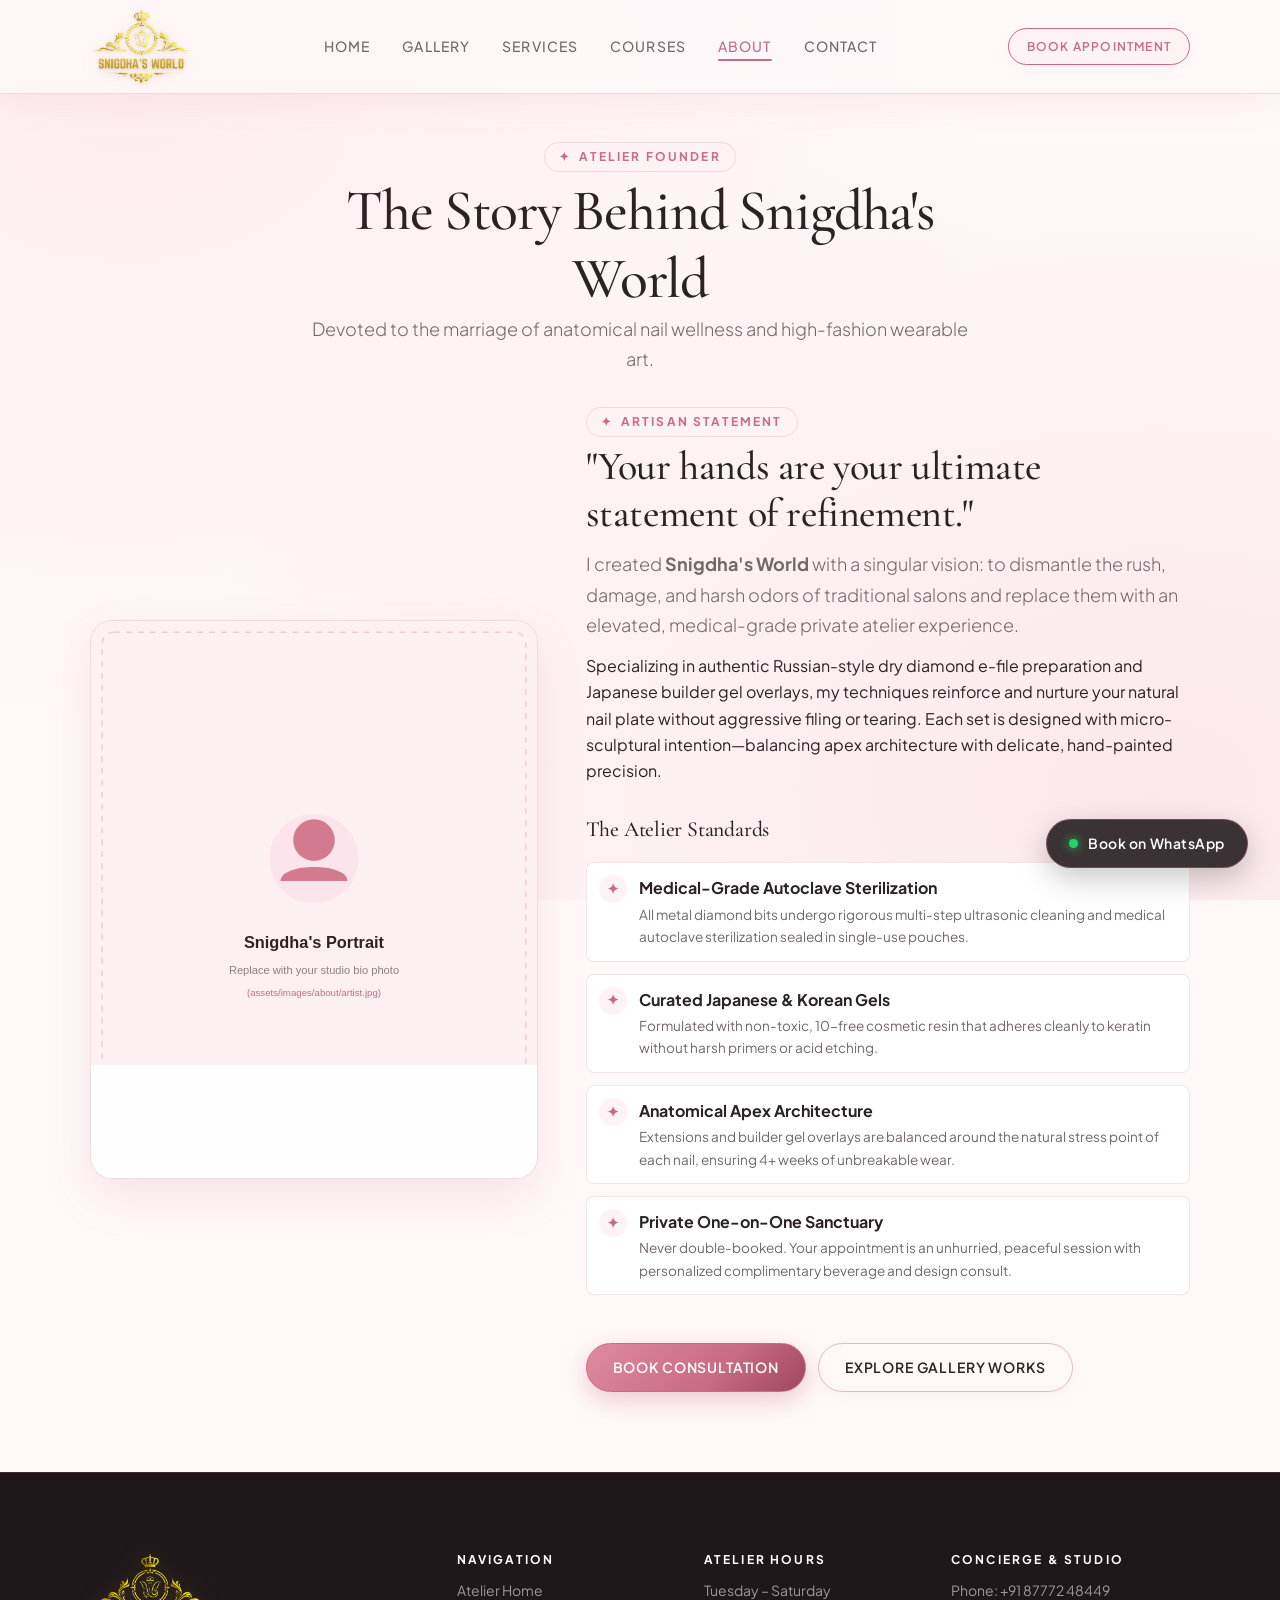
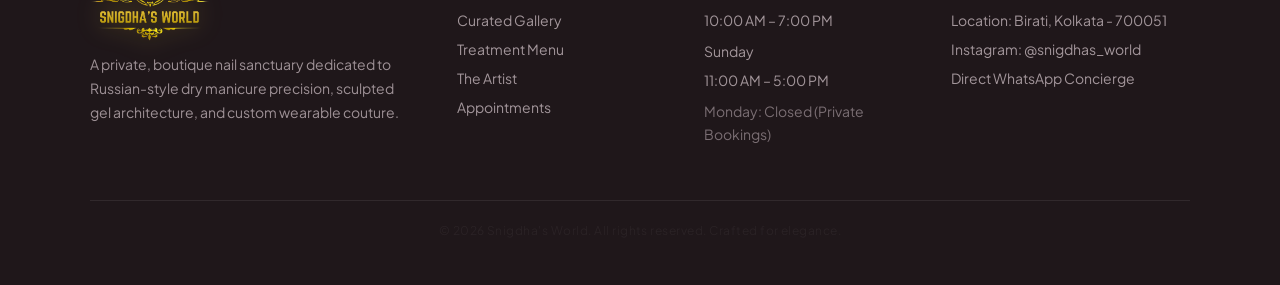
<file: nail-portfolio/about.html>
<!DOCTYPE html>
<html lang="en">
<head>
  <meta charset="UTF-8" />
  <meta name="viewport" content="width=device-width, initial-scale=1.0" />
  <meta name="description" content="Discover the story behind Snigdha's World - master nail artistry, Russian dry manicures, and bespoke wearable couture." />
  <title>About the Artist | Snigdha's World</title>
  <link rel="icon" type="image/png" href="assets/icons/logo.png" />
  <link rel="stylesheet" href="css/base.css" />
  <link rel="stylesheet" href="css/layout.css" />
  <link rel="stylesheet" href="css/components.css" />
</head>
<body>
  <!-- Glassmorphism Header & Navigation -->
  <header class="site-header">
    <div class="container nav-bar">
      <div class="brand">
        <a href="index.html" aria-label="Snigdha's World Home">
          <img src="assets/icons/logo.png" alt="Snigdha's World Logo" class="brand-logo-img" />
        </a>
      </div>
      <nav>
        <ul id="primary-nav" class="nav-menu">
          <li><a href="index.html">Home</a></li>
          <li><a href="gallery.html">Gallery</a></li>
          <li><a href="services.html">Services</a></li>
          <li><a href="index.html#courses">Courses</a></li>
          <li><a href="about.html">About</a></li>
          <li><a href="contact.html">Contact</a></li>
        </ul>
      </nav>
      <div class="nav-actions">
        <a href="contact.html" class="btn btn-nav-cta">Book Appointment</a>
        <button class="nav-toggle" aria-expanded="false" aria-controls="primary-nav" aria-label="Toggle navigation">
          Menu
        </button>
      </div>
    </div>
  </header>

  <!-- Main Content -->
  <main class="container">
    <div class="section-header text-center">
      <div class="eyebrow">Atelier Founder</div>
      <h1>The Story Behind Snigdha's World</h1>
      <p class="lead">Devoted to the marriage of anatomical nail wellness and high-fashion wearable art.</p>
    </div>

    <section class="about-grid">
      <!-- Portrait Photography Image Space -->
      <div class="about-photo-wrapper">
        <img
          src="assets/images/about/artist.svg"
          alt="Snigdha, Master Nail Artist and Founder of Snigdha's World"
          loading="lazy"
        />
        <div style="position: absolute; bottom: 16px; left: 16px; right: 16px; background: rgba(255, 255, 255, 0.92); backdrop-filter: blur(12px); border: 1px solid var(--color-border); padding: 14px 20px; border-radius: var(--radius-sm); color: var(--color-text); display: flex; justify-content: space-between; align-items: center; box-shadow: var(--shadow-sm);">
          <div>
            <div style="font-family: var(--font-serif); font-size: 1.15rem; color: var(--color-text);">Snigdha</div>
            <div style="font-size: 0.72rem; letter-spacing: 0.16em; text-transform: uppercase; color: var(--color-rose);">Founder of Snigdha's World</div>
          </div>
          <span style="font-size: 0.82rem; font-weight: 700; color: var(--color-rose);">5+ Yrs Mastery</span>
        </div>
      </div>

      <!-- Bio & Highlights -->
      <div>
        <div class="eyebrow">Artisan Statement</div>
        <h2>"Your hands are your ultimate statement of refinement."</h2>
        <p class="lead" style="margin-top: var(--space-sm);">
          I created <strong>Snigdha's World</strong> with a singular vision: to dismantle the rush, damage, and harsh odors of traditional salons and replace them with an elevated, medical-grade private atelier experience.
        </p>
        <p>
          Specializing in authentic Russian-style dry diamond e-file preparation and Japanese builder gel overlays, my techniques reinforce and nurture your natural nail plate without aggressive filing or tearing. Each set is designed with micro-sculptural intention—balancing apex architecture with delicate, hand-painted precision.
        </p>

        <h3 style="margin-top: var(--space-lg); font-size: 1.35rem;">The Atelier Standards</h3>
        <div class="highlight-list">
          <div class="highlight-item">
            <div class="highlight-icon">✦</div>
            <div>
              <strong>Medical-Grade Autoclave Sterilization</strong>
              <p style="margin: 2px 0 0; font-size: 0.85rem; color: var(--color-text-muted);">All metal diamond bits undergo rigorous multi-step ultrasonic cleaning and medical autoclave sterilization sealed in single-use pouches.</p>
            </div>
          </div>
          <div class="highlight-item">
            <div class="highlight-icon">✦</div>
            <div>
              <strong>Curated Japanese &amp; Korean Gels</strong>
              <p style="margin: 2px 0 0; font-size: 0.85rem; color: var(--color-text-muted);">Formulated with non-toxic, 10-free cosmetic resin that adheres cleanly to keratin without harsh primers or acid etching.</p>
            </div>
          </div>
          <div class="highlight-item">
            <div class="highlight-icon">✦</div>
            <div>
              <strong>Anatomical Apex Architecture</strong>
              <p style="margin: 2px 0 0; font-size: 0.85rem; color: var(--color-text-muted);">Extensions and builder gel overlays are balanced around the natural stress point of each nail, ensuring 4+ weeks of unbreakable wear.</p>
            </div>
          </div>
          <div class="highlight-item">
            <div class="highlight-icon">✦</div>
            <div>
              <strong>Private One-on-One Sanctuary</strong>
              <p style="margin: 2px 0 0; font-size: 0.85rem; color: var(--color-text-muted);">Never double-booked. Your appointment is an unhurried, peaceful session with personalized complimentary beverage and design consult.</p>
            </div>
          </div>
        </div>

        <div style="margin-top: var(--space-xl); display: flex; gap: var(--space-sm); flex-wrap: wrap;">
          <a href="contact.html" class="btn btn-primary">Book Consultation</a>
          <a href="gallery.html" class="btn btn-outline">Explore Gallery Works</a>
        </div>
      </div>
    </section>
  </main>

  <!-- Floating Luxury WhatsApp Concierge -->
  <a href="https://wa.me/918777248449" class="whatsapp-sticky-btn" target="_blank" rel="noopener noreferrer" aria-label="Book on WhatsApp">
    Book on WhatsApp
  </a>

  <!-- Shared Luxury Footer -->
  <footer class="site-footer">
    <div class="container">
      <div class="footer-grid">
        <div class="footer-brand">
          <a href="index.html" aria-label="Snigdha's World Home">
            <img src="assets/icons/logo.png" alt="Snigdha's World Logo" class="footer-logo-img" />
          </a>
          <p>A private, boutique nail sanctuary dedicated to Russian-style dry manicure precision, sculpted gel architecture, and custom wearable couture.</p>
        </div>
        <div class="footer-col">
          <h4>Navigation</h4>
          <ul>
            <li><a href="index.html">Atelier Home</a></li>
            <li><a href="gallery.html">Curated Gallery</a></li>
            <li><a href="services.html">Treatment Menu</a></li>
            <li><a href="about.html">The Artist</a></li>
            <li><a href="contact.html">Appointments</a></li>
          </ul>
        </div>
        <div class="footer-col">
          <h4>Atelier Hours</h4>
          <ul>
            <li>Tuesday – Saturday</li>
            <li>10:00 AM – 7:00 PM</li>
            <li style="margin-top: 8px;">Sunday</li>
            <li>11:00 AM – 5:00 PM</li>
            <li style="margin-top: 8px; color: #7A6E73;">Monday: Closed (Private Bookings)</li>
          </ul>
        </div>
        <div class="footer-col">
          <h4>Concierge &amp; Studio</h4>
          <ul>
            <li>Phone: +91 87772 48449</li>
            <li>Location: Birati, Kolkata - 700051</li>
            <li><a href="https://instagram.com/yourhandle" target="_blank" rel="noopener noreferrer">Instagram: @snigdhas_world</a></li>
            <li><a href="https://wa.me/918777248449" target="_blank" rel="noopener noreferrer">Direct WhatsApp Concierge</a></li>
          </ul>
        </div>
      </div>
      <div class="footer-bottom">
        <p>&copy; 2026 Snigdha's World. All rights reserved. Crafted for elegance.</p>
      </div>
    </div>
  </footer>

  <script src="js/main.js"></script>
</body>
</html>
</file>
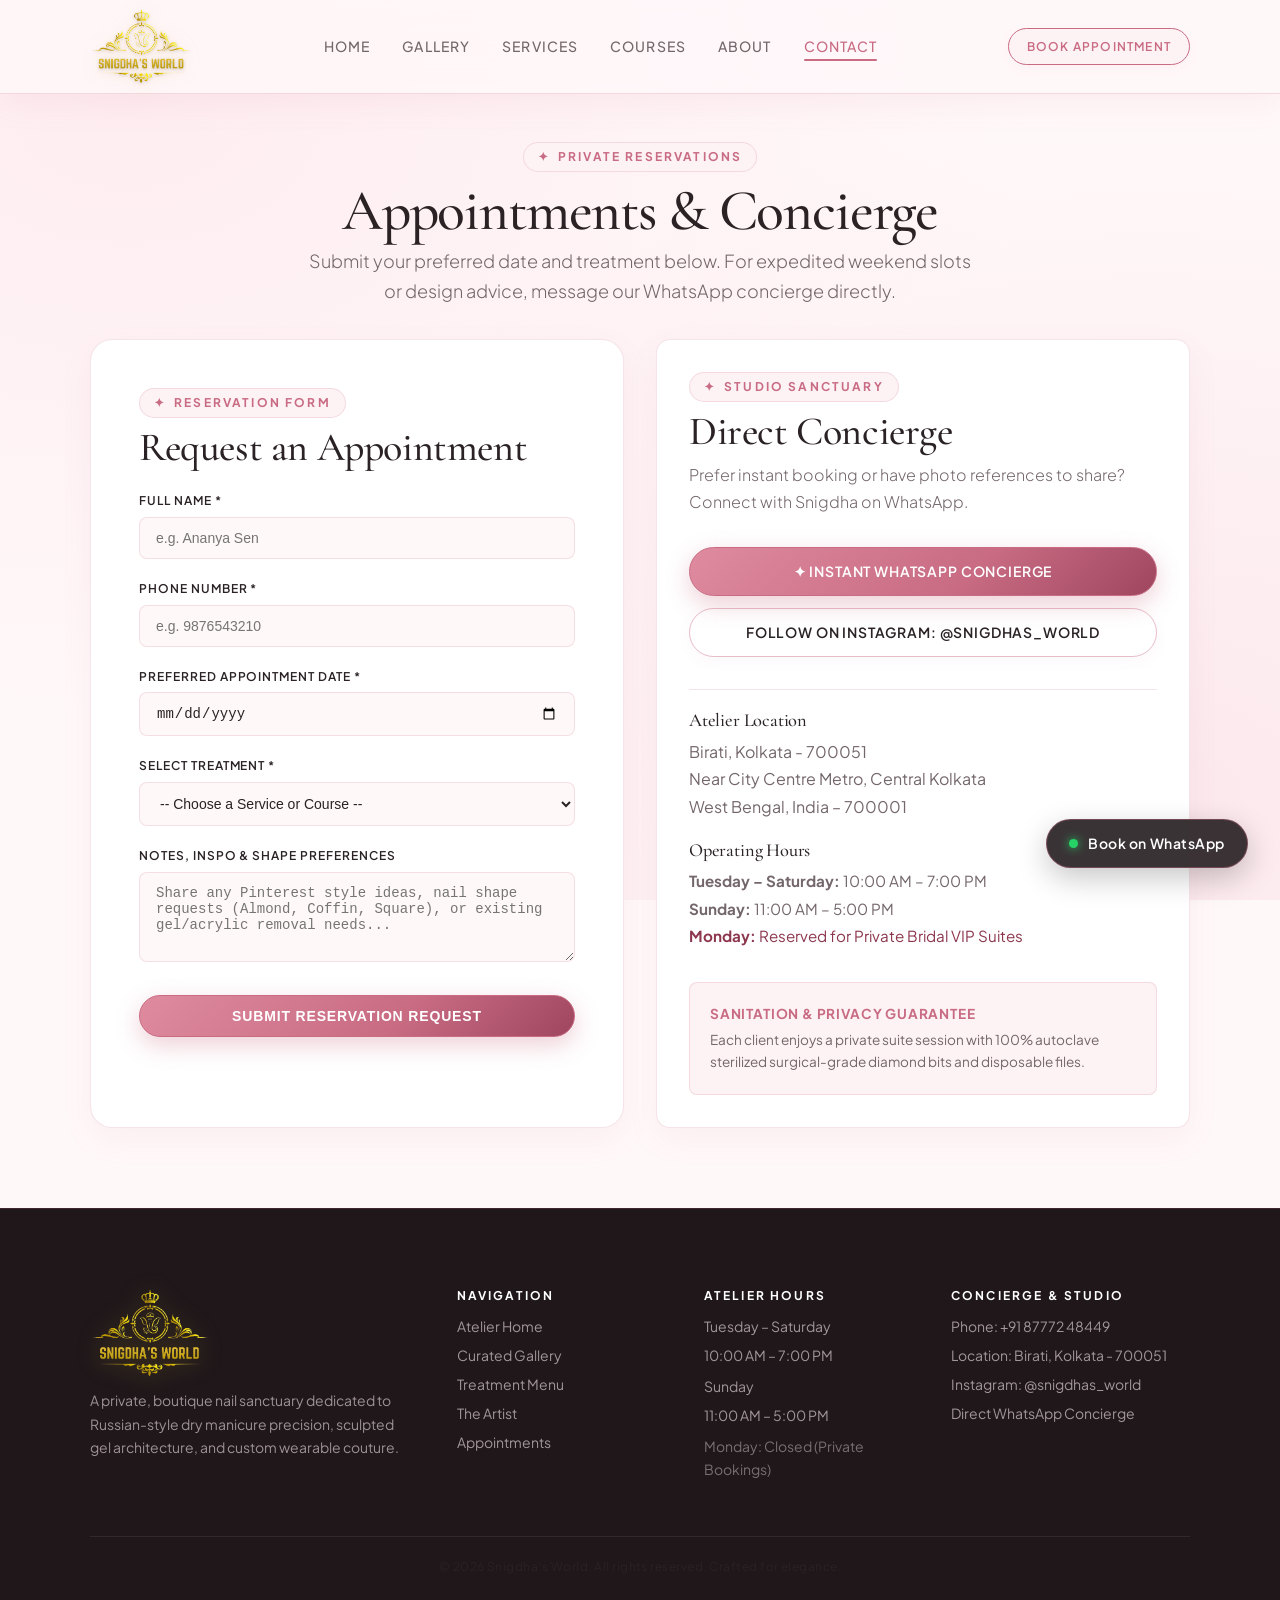
<file: nail-portfolio/contact.html>
<!DOCTYPE html>
<html lang="en">
<head>
  <meta charset="UTF-8" />
  <meta name="viewport" content="width=device-width, initial-scale=1.0" />
  <meta name="description" content="Reserve your nail appointment or consult on bespoke custom nail art at Snigdha's World." />
  <title>Reservations &amp; Concierge | Snigdha's World</title>
  <link rel="icon" type="image/png" href="assets/icons/logo.png" />
  <link rel="stylesheet" href="css/base.css" />
  <link rel="stylesheet" href="css/layout.css" />
  <link rel="stylesheet" href="css/components.css" />
</head>
<body>
  <!-- Glassmorphism Header & Navigation -->
  <header class="site-header">
    <div class="container nav-bar">
      <div class="brand">
        <a href="index.html" aria-label="Snigdha's World Home">
          <img src="assets/icons/logo.png" alt="Snigdha's World Logo" class="brand-logo-img" />
        </a>
      </div>
      <nav>
        <ul id="primary-nav" class="nav-menu">
          <li><a href="index.html">Home</a></li>
          <li><a href="gallery.html">Gallery</a></li>
          <li><a href="services.html">Services</a></li>
          <li><a href="index.html#courses">Courses</a></li>
          <li><a href="about.html">About</a></li>
          <li><a href="contact.html">Contact</a></li>
        </ul>
      </nav>
      <div class="nav-actions">
        <a href="contact.html" class="btn btn-nav-cta">Book Appointment</a>
        <button class="nav-toggle" aria-expanded="false" aria-controls="primary-nav" aria-label="Toggle navigation">
          Menu
        </button>
      </div>
    </div>
  </header>

  <!-- Main Content -->
  <main class="container">
    <div class="section-header text-center">
      <div class="eyebrow">Private Reservations</div>
      <h1>Appointments &amp; Concierge</h1>
      <p class="lead">Submit your preferred date and treatment below. For expedited weekend slots or design advice, message our WhatsApp concierge directly.</p>
    </div>

    <div class="grid grid-cols-2">
      <!-- Luxury Booking Form -->
      <section class="form-card" aria-labelledby="form-heading">
        <div class="eyebrow">Reservation Form</div>
        <h2 id="form-heading" style="margin-bottom: var(--space-md);">Request an Appointment</h2>

        <div id="form-success-banner" class="form-message-banner" role="status" aria-live="polite"></div>

        <form id="booking-form" novalidate>
          <!-- Name -->
          <div class="form-group">
            <label for="name" class="form-label">Full Name *</label>
            <input
              type="text"
              id="name"
              name="name"
              class="form-control"
              placeholder="e.g. Ananya Sen"
              required
            />
            <div class="form-error">Please enter your full name.</div>
          </div>

          <!-- Phone -->
          <div class="form-group">
            <label for="phone" class="form-label">Phone Number *</label>
            <input
              type="tel"
              id="phone"
              name="phone"
              class="form-control"
              placeholder="e.g. 9876543210"
              required
            />
            <div class="form-error">Please enter a valid 10-digit contact number.</div>
          </div>

          <!-- Preferred Date -->
          <div class="form-group">
            <label for="date" class="form-label">Preferred Appointment Date *</label>
            <input
              type="date"
              id="date"
              name="date"
              class="form-control"
              required
            />
            <div class="form-error">Please choose a future reservation date.</div>
          </div>

          <!-- Service Dropdown -->
          <div class="form-group">
            <label for="service" class="form-label">Select Treatment *</label>
            <select id="service" name="service" class="form-control" required>
              <option value="">-- Choose a Service or Course --</option>
              <option value="nail-course">💥 12 Days Nail Extension Course (₹2,499) - Birati 💥</option>
              <option value="gel-manicure">Structured Gel Manicure (₹1,200)</option>
              <option value="acrylic-full-set">Sculpted Acrylic Full Set (₹2,500)</option>
              <option value="nail-art">Bespoke Nail Art (per nail) (₹150 - ₹350)</option>
              <option value="removal">Gentle Soak-Off Removal (₹400)</option>
              <option value="pedicure">Therapeutic Spa Pedicure (₹1,500)</option>
              <option value="custom">Bridal Suite / Bespoke Custom Set</option>
            </select>
            <div class="form-error">Please select a service from our menu.</div>
          </div>

          <!-- Message -->
          <div class="form-group">
            <label for="message" class="form-label">Notes, Inspo &amp; Shape Preferences</label>
            <textarea
              id="message"
              name="message"
              rows="4"
              class="form-control"
              placeholder="Share any Pinterest style ideas, nail shape requests (Almond, Coffin, Square), or existing gel/acrylic removal needs..."
            ></textarea>
          </div>

          <button type="submit" class="btn btn-primary" style="width: 100%; margin-top: var(--space-xs);">Submit Reservation Request</button>
        </form>
      </section>

      <!-- Atelier Studio Information -->
      <section class="card" aria-labelledby="info-heading" style="justify-content: space-between;">
        <div>
          <div class="eyebrow">Studio Sanctuary</div>
          <h2 id="info-heading">Direct Concierge</h2>
          <p class="lead" style="font-size: 1rem; margin-bottom: var(--space-lg);">Prefer instant booking or have photo references to share? Connect with Snigdha on WhatsApp.</p>

          <div style="margin-bottom: var(--space-lg); display: flex; flex-direction: column; gap: var(--space-sm);">
            <a href="https://wa.me/918777248449" class="btn btn-primary" target="_blank" rel="noopener noreferrer">
              ✦ Instant WhatsApp Concierge
            </a>
            <a href="https://instagram.com/yourhandle" class="btn btn-outline" target="_blank" rel="noopener noreferrer">
              Follow on Instagram: @snigdhas_world
            </a>
          </div>

          <div style="border-top: 1px solid var(--color-border); padding-top: var(--space-md); margin-top: var(--space-md);">
            <h3 style="font-size: 1.15rem; margin-bottom: 6px;">Atelier Location</h3>
            <p style="color: var(--color-text-muted); line-height: 1.7; margin-bottom: var(--space-md);">
              Birati, Kolkata - 700051<br />
              Near City Centre Metro, Central Kolkata<br />
              West Bengal, India – 700001
            </p>

            <h3 style="font-size: 1.15rem; margin-bottom: 6px;">Operating Hours</h3>
            <ul style="list-style: none; padding: 0; color: var(--color-text-muted); font-size: 0.95rem; line-height: 1.8;">
              <li><strong>Tuesday – Saturday:</strong> 10:00 AM – 7:00 PM</li>
              <li><strong>Sunday:</strong> 11:00 AM – 5:00 PM</li>
              <li style="color: var(--color-rose-dark);"><strong>Monday:</strong> Reserved for Private Bridal VIP Suites</li>
            </ul>
          </div>
        </div>

        <div style="background: var(--color-surface-soft); padding: var(--space-md); border-radius: var(--radius-sm); border: 1px solid var(--color-border); margin-top: var(--space-lg);">
          <strong style="display: block; font-size: 0.85rem; letter-spacing: 0.06em; text-transform: uppercase; color: var(--color-rose);">Sanitation &amp; Privacy Guarantee</strong>
          <p style="font-size: 0.85rem; color: var(--color-text-muted); margin: 4px 0 0;">Each client enjoys a private suite session with 100% autoclave sterilized surgical-grade diamond bits and disposable files.</p>
        </div>
      </section>
    </div>
  </main>

  <!-- Floating Luxury WhatsApp Concierge -->
  <a href="https://wa.me/918777248449" class="whatsapp-sticky-btn" target="_blank" rel="noopener noreferrer" aria-label="Book on WhatsApp">
    Book on WhatsApp
  </a>

  <!-- Shared Luxury Footer -->
  <footer class="site-footer">
    <div class="container">
      <div class="footer-grid">
        <div class="footer-brand">
          <a href="index.html" aria-label="Snigdha's World Home">
            <img src="assets/icons/logo.png" alt="Snigdha's World Logo" class="footer-logo-img" />
          </a>
          <p>A private, boutique nail sanctuary dedicated to Russian-style dry manicure precision, sculpted gel architecture, and custom wearable couture.</p>
        </div>
        <div class="footer-col">
          <h4>Navigation</h4>
          <ul>
            <li><a href="index.html">Atelier Home</a></li>
            <li><a href="gallery.html">Curated Gallery</a></li>
            <li><a href="services.html">Treatment Menu</a></li>
            <li><a href="about.html">The Artist</a></li>
            <li><a href="contact.html">Appointments</a></li>
          </ul>
        </div>
        <div class="footer-col">
          <h4>Atelier Hours</h4>
          <ul>
            <li>Tuesday – Saturday</li>
            <li>10:00 AM – 7:00 PM</li>
            <li style="margin-top: 8px;">Sunday</li>
            <li>11:00 AM – 5:00 PM</li>
            <li style="margin-top: 8px; color: #7A6E73;">Monday: Closed (Private Bookings)</li>
          </ul>
        </div>
        <div class="footer-col">
          <h4>Concierge &amp; Studio</h4>
          <ul>
            <li>Phone: +91 87772 48449</li>
            <li>Location: Birati, Kolkata - 700051</li>
            <li><a href="https://instagram.com/yourhandle" target="_blank" rel="noopener noreferrer">Instagram: @snigdhas_world</a></li>
            <li><a href="https://wa.me/918777248449" target="_blank" rel="noopener noreferrer">Direct WhatsApp Concierge</a></li>
          </ul>
        </div>
      </div>
      <div class="footer-bottom">
        <p>&copy; 2026 Snigdha's World. All rights reserved. Crafted for elegance.</p>
      </div>
    </div>
  </footer>

  <script src="js/main.js"></script>
  <script src="js/booking.js"></script>
</body>
</html>
</file>
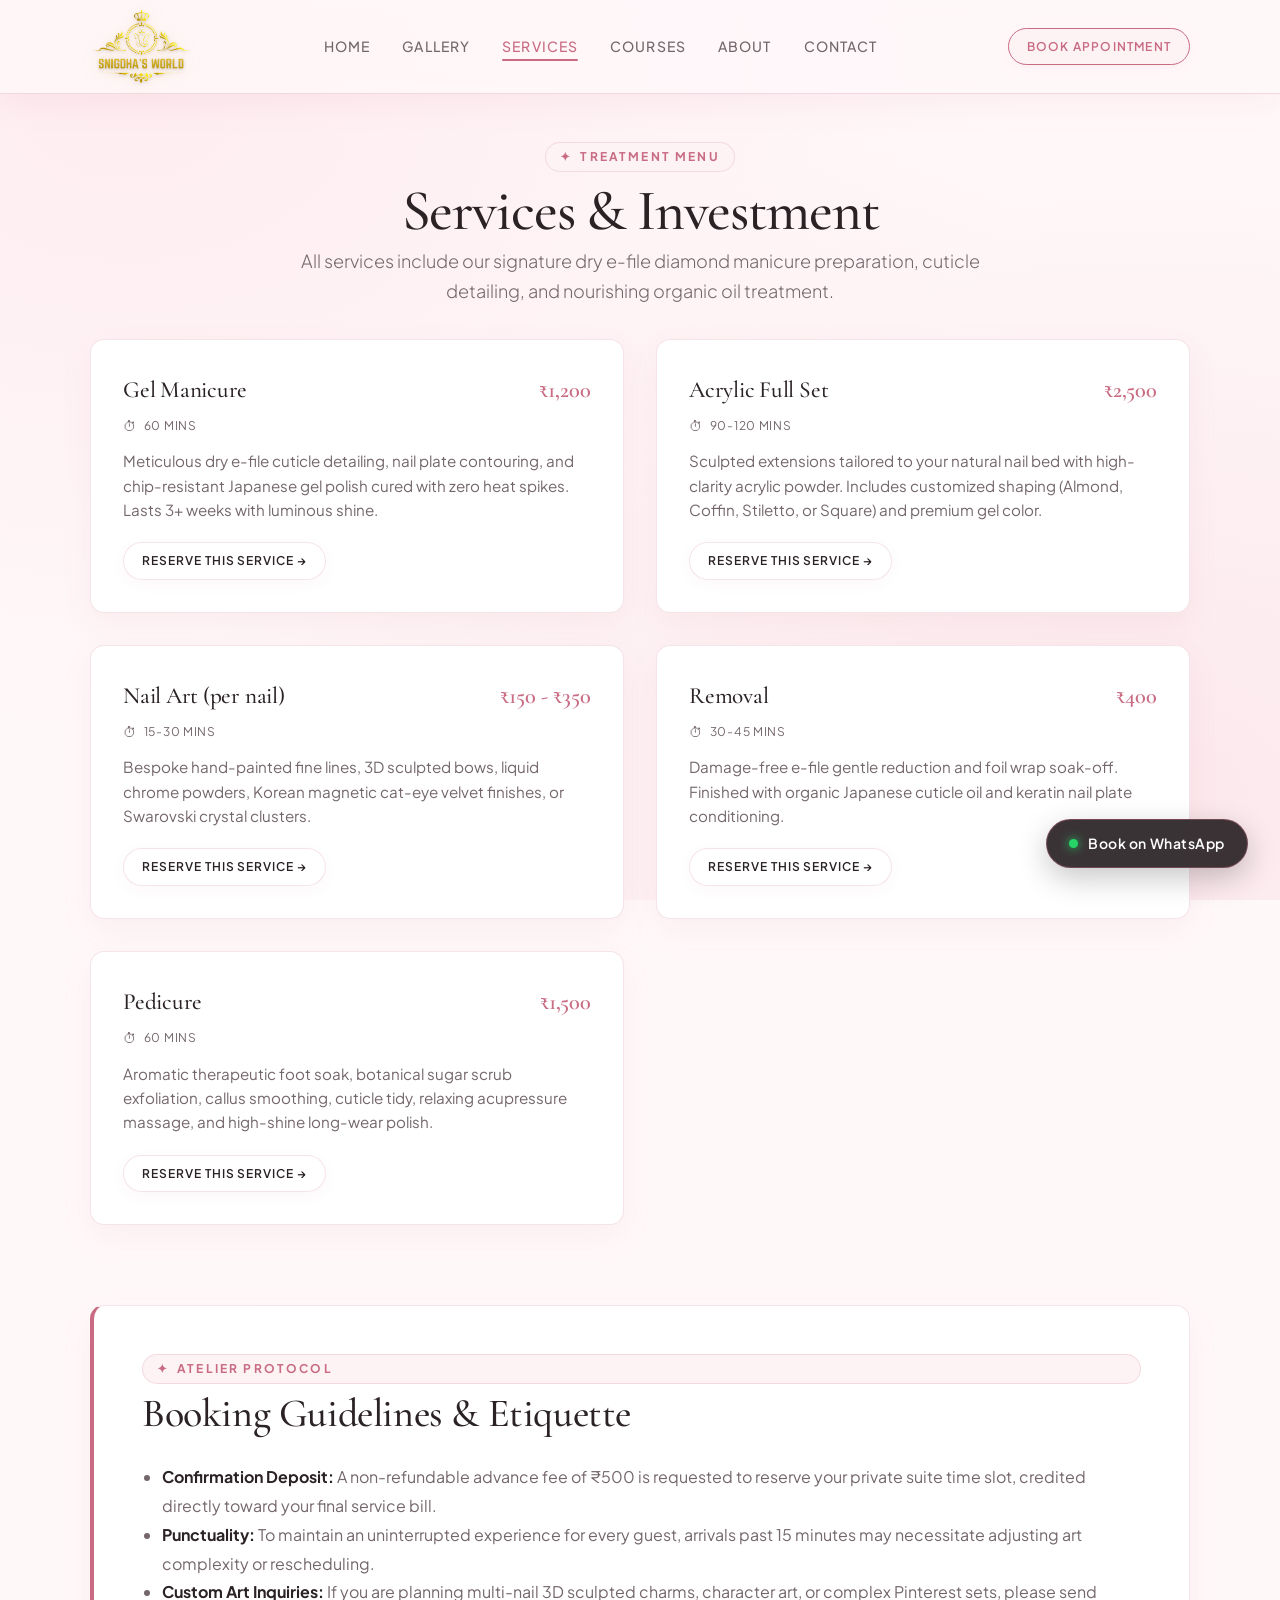
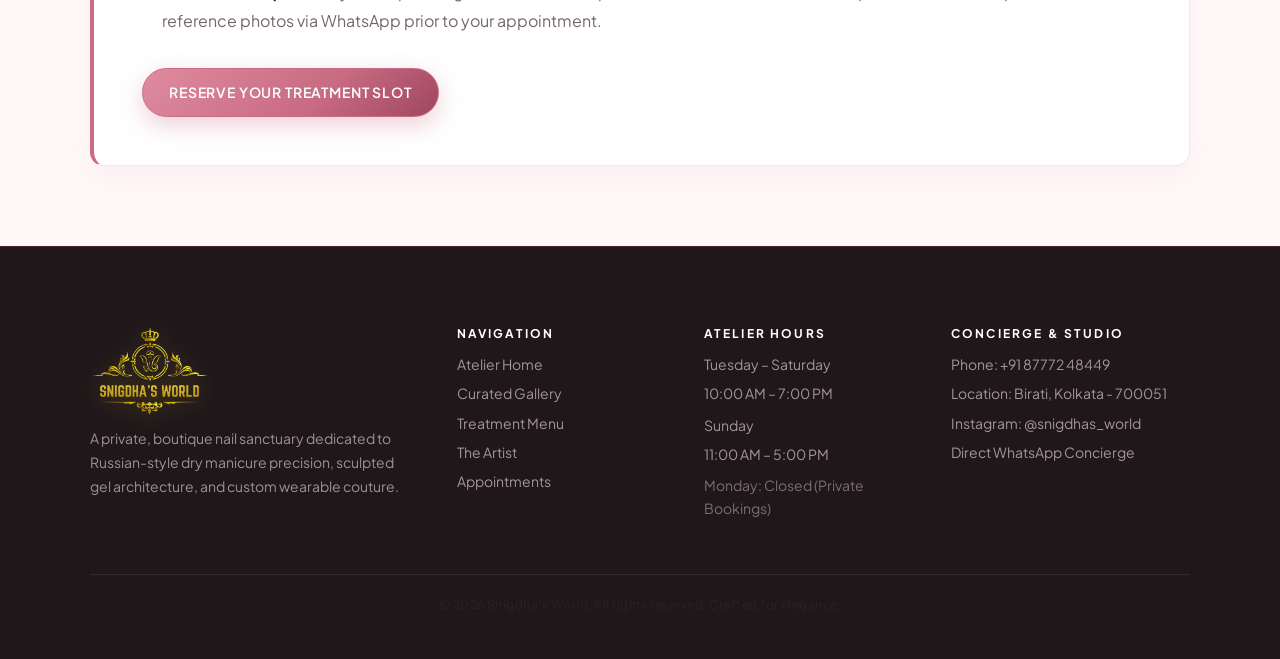
<file: nail-portfolio/services.html>
<!DOCTYPE html>
<html lang="en">
<head>
  <meta charset="UTF-8" />
  <meta name="viewport" content="width=device-width, initial-scale=1.0" />
  <meta name="description" content="Haute nail treatment menu, pricing, and appointment guidelines at Snigdha's World." />
  <title>Services &amp; Pricing | Snigdha's World</title>
  <link rel="icon" type="image/png" href="assets/icons/logo.png" />
  <link rel="stylesheet" href="css/base.css" />
  <link rel="stylesheet" href="css/layout.css" />
  <link rel="stylesheet" href="css/components.css" />
</head>
<body>
  <!-- Glassmorphism Header & Navigation -->
  <header class="site-header">
    <div class="container nav-bar">
      <div class="brand">
        <a href="index.html" aria-label="Snigdha's World Home">
          <img src="assets/icons/logo.png" alt="Snigdha's World Logo" class="brand-logo-img" />
        </a>
      </div>
      <nav>
        <ul id="primary-nav" class="nav-menu">
          <li><a href="index.html">Home</a></li>
          <li><a href="gallery.html">Gallery</a></li>
          <li><a href="services.html">Services</a></li>
          <li><a href="index.html#courses">Courses</a></li>
          <li><a href="about.html">About</a></li>
          <li><a href="contact.html">Contact</a></li>
        </ul>
      </nav>
      <div class="nav-actions">
        <a href="contact.html" class="btn btn-nav-cta">Book Appointment</a>
        <button class="nav-toggle" aria-expanded="false" aria-controls="primary-nav" aria-label="Toggle navigation">
          Menu
        </button>
      </div>
    </div>
  </header>

  <!-- Main Content -->
  <main class="container">
    <div class="section-header text-center">
      <div class="eyebrow">Treatment Menu</div>
      <h1>Services &amp; Investment</h1>
      <p class="lead">All services include our signature dry e-file diamond manicure preparation, cuticle detailing, and nourishing organic oil treatment.</p>
    </div>

    <!-- Rendered from JS array in js/main.js -->
    <section id="services-list" class="grid grid-cols-2" aria-label="Available atelier nail services">
      <!-- Injected by js/main.js -->
    </section>

    <!-- Appointment Policy Notes -->
    <section class="card" style="margin-top: var(--space-xxl); padding: var(--space-xl); border-left: 4px solid var(--color-rose);">
      <div class="eyebrow">Atelier Protocol</div>
      <h2>Booking Guidelines &amp; Etiquette</h2>
      <ul style="margin-top: var(--space-md); padding-left: 20px; color: var(--color-text-muted); line-height: 1.8;">
        <li><strong style="color: var(--color-text);">Confirmation Deposit:</strong> A non-refundable advance fee of ₹500 is requested to reserve your private suite time slot, credited directly toward your final service bill.</li>
        <li><strong style="color: var(--color-text);">Punctuality:</strong> To maintain an uninterrupted experience for every guest, arrivals past 15 minutes may necessitate adjusting art complexity or rescheduling.</li>
        <li><strong style="color: var(--color-text);">Custom Art Inquiries:</strong> If you are planning multi-nail 3D sculpted charms, character art, or complex Pinterest sets, please send reference photos via WhatsApp prior to your appointment.</li>
      </ul>
      <div style="margin-top: var(--space-lg);">
        <a href="contact.html" class="btn btn-primary">Reserve Your Treatment Slot</a>
      </div>
    </section>
  </main>

  <!-- Floating Luxury WhatsApp Concierge -->
  <a href="https://wa.me/918777248449" class="whatsapp-sticky-btn" target="_blank" rel="noopener noreferrer" aria-label="Book on WhatsApp">
    Book on WhatsApp
  </a>

  <!-- Shared Luxury Footer -->
  <footer class="site-footer">
    <div class="container">
      <div class="footer-grid">
        <div class="footer-brand">
          <a href="index.html" aria-label="Snigdha's World Home">
            <img src="assets/icons/logo.png" alt="Snigdha's World Logo" class="footer-logo-img" />
          </a>
          <p>A private, boutique nail sanctuary dedicated to Russian-style dry manicure precision, sculpted gel architecture, and custom wearable couture.</p>
        </div>
        <div class="footer-col">
          <h4>Navigation</h4>
          <ul>
            <li><a href="index.html">Atelier Home</a></li>
            <li><a href="gallery.html">Curated Gallery</a></li>
            <li><a href="services.html">Treatment Menu</a></li>
            <li><a href="about.html">The Artist</a></li>
            <li><a href="contact.html">Appointments</a></li>
          </ul>
        </div>
        <div class="footer-col">
          <h4>Atelier Hours</h4>
          <ul>
            <li>Tuesday – Saturday</li>
            <li>10:00 AM – 7:00 PM</li>
            <li style="margin-top: 8px;">Sunday</li>
            <li>11:00 AM – 5:00 PM</li>
            <li style="margin-top: 8px; color: #7A6E73;">Monday: Closed (Private Bookings)</li>
          </ul>
        </div>
        <div class="footer-col">
          <h4>Concierge &amp; Studio</h4>
          <ul>
            <li>Phone: +91 87772 48449</li>
            <li>Location: Birati, Kolkata - 700051</li>
            <li><a href="https://instagram.com/yourhandle" target="_blank" rel="noopener noreferrer">Instagram: @snigdhas_world</a></li>
            <li><a href="https://wa.me/918777248449" target="_blank" rel="noopener noreferrer">Direct WhatsApp Concierge</a></li>
          </ul>
        </div>
      </div>
      <div class="footer-bottom">
        <p>&copy; 2026 Snigdha's World. All rights reserved. Crafted for elegance.</p>
      </div>
    </div>
  </footer>

  <script src="js/main.js"></script>
</body>
</html>
</file>
<file: nail-portfolio/css/base.css>
/* ==========================================================================
   Base Styles: Snigdha's World Luxury Blush & Rose Atelier
   Inspired by contemporary luxury beauty mockups:
   Pastel blush, soft marshmallow cream, chic berry rose, and deep espresso.
   ========================================================================== */

@import url('https://fonts.googleapis.com/css2?family=Cormorant+Garamond:ital,wght@0,300;0,400;0,500;0,600;0,700;1,400;1,500&family=Plus+Jakarta+Sans:wght@300;400;500;600;700&display=swap');

:root {
  /* Color Palette - Dreamy Blush Rose & Deep Noir */
  --color-bg: #FFF8F9;
  --color-bg-alt: #FDF1F3;
  --color-surface: #FFFFFF;
  --color-surface-soft: #FDF2F4;
  --color-surface-card: #FFFFFF;
  
  --color-text: #2A2225;
  --color-text-muted: #74676C;
  --color-text-subtle: #9E9095;
  --color-white: #FFFFFF;

  /* Rose & Berry Accents */
  --color-rose: #C86B83;
  --color-rose-light: #FDE8ED;
  --color-rose-hover: #B55870;
  --color-rose-dark: #8C374E;
  --color-rose-gradient: linear-gradient(135deg, #DF8B9F 0%, #C86B83 60%, #9F465F 100%);

  /* Champagne Gold Highlights */
  --color-gold: #C5A880;
  --color-gold-light: #E0C9AA;
  --color-gold-dark: #98784E;

  /* Borders */
  --color-border: rgba(200, 107, 131, 0.18);
  --color-border-subtle: rgba(42, 34, 37, 0.08);
  --color-border-hover: rgba(200, 107, 131, 0.45);

  /* Glassmorphism Tokens */
  --glass-bg: rgba(255, 248, 249, 0.82);
  --glass-bg-scrolled: rgba(255, 255, 255, 0.92);
  --glass-border: rgba(255, 255, 255, 0.8);
  --glass-border-rose: rgba(200, 107, 131, 0.22);
  --glass-shadow: 0 10px 32px 0 rgba(200, 107, 131, 0.08);
  --glass-blur: blur(18px) saturate(170%);

  /* Typography */
  --font-serif: 'Cormorant Garamond', Georgia, serif;
  --font-sans: 'Plus Jakarta Sans', -apple-system, BlinkMacSystemFont, "Segoe UI", Roboto, sans-serif;
  
  --font-size-base: 16px;
  --font-size-xs: 0.75rem;
  --font-size-sm: 0.875rem;
  --font-size-h1: clamp(2.3rem, 4.5vw, 3.6rem);
  --font-size-h2: clamp(1.75rem, 3.2vw, 2.5rem);
  --font-size-h3: clamp(1.25rem, 2vw, 1.6rem);

  /* Spacing */
  --space-xs: 6px;
  --space-sm: 12px;
  --space-md: 20px;
  --space-lg: 32px;
  --space-xl: 48px;
  --space-xxl: 80px;

  /* Radii */
  --radius-sm: 8px;
  --radius-md: 14px;
  --radius-lg: 22px;
  --radius-full: 9999px;

  /* Shadows */
  --shadow-sm: 0 4px 14px rgba(200, 107, 131, 0.05);
  --shadow-card: 0 12px 32px rgba(200, 107, 131, 0.07);
  --shadow-hover: 0 18px 45px rgba(200, 107, 131, 0.14);
  --shadow-rose: 0 8px 25px rgba(200, 107, 131, 0.32);

  /* Transitions */
  --transition-fast: 0.2s cubic-bezier(0.16, 1, 0.3, 1);
  --transition-normal: 0.35s cubic-bezier(0.16, 1, 0.3, 1);
  --transition-slow: 0.5s cubic-bezier(0.16, 1, 0.3, 1);

  /* Layout */
  --container-max-width: 1140px;
  --header-height: 94px;
}

/* Reset */
*, *::before, *::after {
  box-sizing: border-box;
  margin: 0;
  padding: 0;
}

html {
  font-size: var(--font-size-base);
  scroll-behavior: smooth;
  -webkit-font-smoothing: antialiased;
  -moz-osx-font-smoothing: grayscale;
}

body {
  font-family: var(--font-sans);
  background-color: var(--color-bg);
  color: var(--color-text);
  line-height: 1.65;
  min-height: 100vh;
  display: flex;
  flex-direction: column;
  background-image: 
    radial-gradient(at 10% 12%, rgba(253, 232, 237, 0.7) 0px, transparent 55%),
    radial-gradient(at 90% 88%, rgba(249, 221, 228, 0.6) 0px, transparent 60%);
  background-attachment: fixed;
}

::selection {
  background-color: var(--color-rose-light);
  color: var(--color-rose-dark);
}

/* Headings */
h1, h2, h3, h4, h5, h6 {
  font-family: var(--font-serif);
  color: var(--color-text);
  font-weight: 500;
  line-height: 1.18;
  letter-spacing: -0.01em;
}

h1 {
  font-size: var(--font-size-h1);
  font-weight: 500;
  letter-spacing: -0.02em;
}

h2 {
  font-size: var(--font-size-h2);
  margin-bottom: var(--space-xs);
}

h3 {
  font-size: var(--font-size-h3);
}

p {
  margin-bottom: var(--space-sm);
  color: var(--color-text);
}

p.lead {
  font-size: 1.125rem;
  color: var(--color-text-muted);
  font-weight: 300;
  line-height: 1.7;
}

a {
  color: inherit;
  text-decoration: none;
  transition: color var(--transition-fast), border-color var(--transition-fast);
}

img {
  max-width: 100%;
  height: auto;
  display: block;
}

/* Eyebrow / Subtitle badge */
.eyebrow {
  display: inline-flex;
  align-items: center;
  gap: 8px;
  font-size: var(--font-size-xs);
  letter-spacing: 0.18em;
  text-transform: uppercase;
  color: var(--color-rose);
  font-weight: 700;
  margin-bottom: var(--space-xs);
  background: var(--color-surface-soft);
  padding: 4px 14px;
  border-radius: var(--radius-full);
  border: 1px solid var(--color-border);
}

.eyebrow::before {
  content: '✦';
  font-size: 0.75rem;
  color: var(--color-rose);
}

.text-rose {
  color: var(--color-rose);
}

.italic {
  font-style: italic;
}

/* Image Placeholder Frame Container */
.img-placeholder-frame {
  position: relative;
  background: var(--color-surface-soft);
  border: 1.5px dashed var(--color-border-hover);
  border-radius: var(--radius-md);
  overflow: hidden;
  display: flex;
  flex-direction: column;
  align-items: center;
  justify-content: center;
  text-align: center;
  transition: border-color var(--transition-fast), box-shadow var(--transition-fast);
}

.img-placeholder-frame img {
  width: 100%;
  height: 100%;
  object-fit: cover;
  transition: transform var(--transition-slow);
}

.img-placeholder-frame:hover img {
  transform: scale(1.04);
}
</file>
<file: nail-portfolio/css/layout.css>
/* ==========================================================================
   Layout Styles: Glassmorphism Navbar, Hero Split, Grids, and Footer
   ========================================================================== */

.container {
  width: 100%;
  max-width: var(--container-max-width);
  margin-left: auto;
  margin-right: auto;
  padding-left: var(--space-md);
  padding-right: var(--space-md);
}

main {
  flex: 1;
  padding-top: var(--space-xl);
  padding-bottom: var(--space-xxl);
}

/* Sections */
.section {
  margin-bottom: var(--space-xxl);
}

.section-header {
  margin-bottom: var(--space-lg);
}

.section-header.text-center {
  text-align: center;
  max-width: 680px;
  margin-left: auto;
  margin-right: auto;
}

/* ==========================================================================
   Glassmorphism Site Header & Navbar
   ========================================================================== */

.site-header {
  position: sticky;
  top: 0;
  left: 0;
  width: 100%;
  height: var(--header-height);
  background: var(--glass-bg);
  backdrop-filter: var(--glass-blur);
  -webkit-backdrop-filter: var(--glass-blur);
  border-bottom: 1px solid var(--glass-border-rose);
  box-shadow: var(--glass-shadow);
  z-index: 1000;
  transition: background var(--transition-normal), box-shadow var(--transition-normal), border-color var(--transition-normal);
}

.site-header.scrolled {
  background: var(--glass-bg-scrolled);
  border-bottom-color: rgba(200, 107, 131, 0.35);
  box-shadow: 0 12px 35px rgba(200, 107, 131, 0.12);
}

.nav-bar {
  display: flex;
  align-items: center;
  justify-content: space-between;
  height: 100%;
  gap: var(--space-md);
}

/* Brand Logo */
.brand a {
  display: flex;
  align-items: center;
  text-decoration: none;
  line-height: 1;
}

.brand-logo-img {
  height: 76px;
  width: auto;
  max-width: 240px;
  object-fit: contain;
  display: block;
  /* Enhance sharpness and edge definition against light frosted glass */
  image-rendering: -webkit-optimize-contrast;
  filter: drop-shadow(0 1px 1.5px rgba(35, 25, 30, 0.22)) drop-shadow(0 2px 8px rgba(197, 160, 45, 0.25));
  transition: transform var(--transition-fast), filter var(--transition-fast);
}

.brand-logo-img:hover {
  transform: scale(1.04);
  filter: drop-shadow(0 2px 4px rgba(35, 25, 30, 0.3)) drop-shadow(0 4px 14px rgba(212, 175, 55, 0.45));
}

.footer-logo-img {
  height: 88px;
  width: auto;
  max-width: 250px;
  object-fit: contain;
  display: block;
  margin-bottom: var(--space-xs);
  filter: drop-shadow(0 2px 12px rgba(212, 175, 55, 0.35));
}

.brand-title {
  font-family: var(--font-serif);
  font-size: 1.7rem;
  font-weight: 600;
  letter-spacing: 0.04em;
  color: var(--color-text);
  display: flex;
  align-items: center;
  gap: 6px;
}

.brand-title span.rose-dot {
  display: inline-block;
  width: 7px;
  height: 7px;
  background: var(--color-rose);
  border-radius: 50%;
}

.brand-subtitle {
  font-size: 0.65rem;
  letter-spacing: 0.26em;
  text-transform: uppercase;
  color: var(--color-rose);
  font-weight: 600;
  margin-top: 2px;
}

/* Desktop Nav Menu */
.nav-menu {
  display: flex;
  align-items: center;
  list-style: none;
  gap: var(--space-lg);
}

.nav-menu li a {
  font-size: var(--font-size-sm);
  font-weight: 500;
  letter-spacing: 0.08em;
  text-transform: uppercase;
  color: var(--color-text-muted);
  position: relative;
  padding: 6px 0;
  text-decoration: none;
  transition: color var(--transition-fast);
}

.nav-menu li a::after {
  content: '';
  position: absolute;
  bottom: 0;
  left: 0;
  width: 0;
  height: 2px;
  background: var(--color-rose);
  border-radius: 2px;
  transition: width var(--transition-normal);
}

.nav-menu li a:hover,
.nav-menu li a.active {
  color: var(--color-rose);
}

.nav-menu li a:hover::after,
.nav-menu li a.active::after {
  width: 100%;
}

/* Header Actions */
.nav-actions {
  display: flex;
  align-items: center;
  gap: var(--space-sm);
}

/* Mobile Toggle */
.nav-toggle {
  display: none;
  background: rgba(255, 255, 255, 0.7);
  border: 1px solid var(--color-border);
  backdrop-filter: blur(10px);
  -webkit-backdrop-filter: blur(10px);
  border-radius: var(--radius-sm);
  padding: 8px 14px;
  cursor: pointer;
  color: var(--color-text);
  font-size: var(--font-size-xs);
  letter-spacing: 0.1em;
  text-transform: uppercase;
  font-weight: 600;
  transition: all var(--transition-fast);
}

.nav-toggle:hover {
  background: var(--color-surface);
  border-color: var(--color-rose);
}

/* ==========================================================================
   Hero Section: Corner Aligned Transparent Cutout
   ========================================================================== */

.hero {
  position: relative;
  background: #FEF7F8;
  background: linear-gradient(135deg, #FEF7F8 0%, rgba(254, 247, 248, 0.94) 55%, #FDF1F3 100%);
  border: 1px solid var(--glass-border-rose);
  border-radius: var(--radius-lg);
  padding: var(--space-xl);
  box-shadow: var(--shadow-card);
  backdrop-filter: blur(12px);
  -webkit-backdrop-filter: blur(12px);
  margin-bottom: var(--space-xl);
  overflow: hidden;
}

.hero-split-grid {
  display: grid;
  grid-template-columns: 1fr;
  gap: var(--space-xl);
  align-items: center;
}

.hero-text-content {
  text-align: left;
}

.hero-text-content h1 {
  margin-bottom: var(--space-sm);
}

.hero-text-content p {
  font-size: 1.15rem;
  color: var(--color-text-muted);
  font-weight: 300;
  line-height: 1.7;
  margin-bottom: var(--space-lg);
  max-width: 580px;
}

.hero-cta-group {
  display: flex;
  align-items: center;
  gap: var(--space-md);
  flex-wrap: wrap;
}

/* Corner Alignment for the Transparent Cutout with Smooth Gradient Merge */
.hero-corner-image-wrap,
.hero-image-wrap,
.hero-image-slot {
  position: relative;
  display: flex;
  justify-content: flex-end;
  align-items: flex-start;
  background: transparent !important;
  border: none !important;
  box-shadow: none !important;
  border-radius: 0 !important;
  padding: 0 !important;
}

/* Exact Swatch Gradient Overlay (#FEF7F8 / rgb(254, 247, 248)) on the left edge */
.hero-corner-image-wrap::before {
  content: '';
  position: absolute;
  top: 0;
  left: 0;
  width: 160px;
  height: 100%;
  background: linear-gradient(
    to right, 
    #FEF7F8 0%, 
    rgba(254, 247, 248, 0.98) 25%, 
    rgba(254, 247, 248, 0.75) 55%, 
    rgba(254, 247, 248, 0.2) 85%, 
    transparent 100%
  );
  pointer-events: none;
  z-index: 2;
}

.hero-transparent-img {
  max-width: 380px;
  width: 100%;
  height: auto;
  object-fit: contain;
  object-position: top right;
  display: block;
  background: transparent !important;
  border: none !important;
  box-shadow: none !important;
  /* Dual-layer smooth fade gradient mask on the left side */
  -webkit-mask-image: linear-gradient(to right, transparent 0%, rgba(0, 0, 0, 0.35) 12%, rgba(0, 0, 0, 0.85) 24%, black 36%);
  mask-image: linear-gradient(to right, transparent 0%, rgba(0, 0, 0, 0.35) 12%, rgba(0, 0, 0, 0.85) 24%, black 36%);
  filter: drop-shadow(-8px 12px 24px rgba(42, 34, 37, 0.12));
  transition: transform var(--transition-normal);
}

.hero-transparent-img:hover {
  transform: translateY(-4px) scale(1.02);
}

/* Desktop: Align flush to the top right corner of the hero section */
@media (min-width: 860px) {
  .hero {
    padding-top: 0;
    padding-right: 0;
    padding-bottom: var(--space-lg);
    padding-left: var(--space-xl);
  }

  .hero-split-grid {
    grid-template-columns: 1.18fr 0.82fr;
    align-items: start;
  }

  .hero-text-content {
    padding-top: var(--space-xl);
    padding-bottom: var(--space-md);
  }

  .hero-corner-image-wrap {
    align-self: start;
    justify-self: end;
    margin-left: auto;
  }

  .hero-transparent-img {
    max-width: 370px;
    margin-top: 0;
    margin-right: 0;
  }
}

/* Mobile: Center beneath text */
@media (max-width: 859px) {
  .hero {
    padding: var(--space-lg) var(--space-md);
    text-align: center;
  }

  .hero-text-content {
    text-align: center;
  }

  .hero-cta-group {
    justify-content: center;
  }

  .hero-corner-image-wrap {
    justify-content: center;
    margin-top: var(--space-md);
  }

  .hero-corner-image-wrap::before {
    width: 100%;
    height: 90px;
    background: linear-gradient(to bottom, #FEF7F8 0%, rgba(254, 247, 248, 0.75) 45%, transparent 100%);
  }

  .hero-transparent-img {
    max-width: 300px;
    margin: 0 auto;
  }
}

/* ==========================================================================
   4-Card Feature / Trust Bar (Inspired by Mockup)
   ========================================================================== */

.feature-strip-grid {
  display: grid;
  grid-template-columns: 1fr;
  gap: var(--space-md);
  margin-bottom: var(--space-xxl);
}

@media (min-width: 600px) {
  .feature-strip-grid {
    grid-template-columns: repeat(2, 1fr);
  }
}

@media (min-width: 960px) {
  .feature-strip-grid {
    grid-template-columns: repeat(4, 1fr);
  }
}

.feature-pill-card {
  background: var(--color-surface);
  border: 1px solid var(--color-border);
  border-radius: var(--radius-md);
  padding: var(--space-md);
  display: flex;
  align-items: center;
  gap: 14px;
  box-shadow: var(--shadow-sm);
  transition: transform var(--transition-normal), box-shadow var(--transition-normal);
}

.feature-pill-card:hover {
  transform: translateY(-4px);
  box-shadow: var(--shadow-card);
  border-color: var(--color-rose);
}

.feature-icon-circle {
  width: 44px;
  height: 44px;
  border-radius: 50%;
  background: var(--color-surface-soft);
  color: var(--color-rose);
  display: flex;
  align-items: center;
  justify-content: center;
  font-size: 1.25rem;
  flex-shrink: 0;
}

.feature-pill-text h4 {
  font-family: var(--font-sans);
  font-size: 0.92rem;
  font-weight: 700;
  color: var(--color-text);
  margin-bottom: 2px;
}

.feature-pill-text p {
  font-size: 0.78rem;
  color: var(--color-text-muted);
  margin: 0;
  line-height: 1.4;
}

/* ==========================================================================
   Instagram / Trending Works Strip
   ========================================================================== */

.instagram-feed-strip {
  display: grid;
  grid-template-columns: repeat(2, 1fr);
  gap: var(--space-sm);
  margin-top: var(--space-lg);
}

@media (min-width: 700px) {
  .instagram-feed-strip {
    grid-template-columns: repeat(5, 1fr);
  }
}

.insta-thumbnail-slot {
  aspect-ratio: 1 / 1;
  border-radius: var(--radius-sm);
  overflow: hidden;
  border: 1px solid var(--color-border);
  background: var(--color-surface-soft);
  box-shadow: var(--shadow-sm);
  position: relative;
}

.insta-thumbnail-slot img {
  width: 100%;
  height: 100%;
  object-fit: cover;
  transition: transform var(--transition-slow);
}

.insta-thumbnail-slot:hover img {
  transform: scale(1.08);
}

/* ==========================================================================
   Grids
   ========================================================================== */

.grid {
  display: grid;
  gap: var(--space-lg);
}

.grid-cols-2 {
  grid-template-columns: 1fr;
}

.grid-cols-3 {
  grid-template-columns: 1fr;
}

/* ==========================================================================
   Sticky Floating WhatsApp Concierge Button
   ========================================================================== */

.whatsapp-sticky-btn {
  position: fixed;
  bottom: var(--space-lg);
  right: var(--space-lg);
  background: rgba(42, 34, 37, 0.92);
  color: #FFFFFF;
  padding: 12px 22px;
  border: 1px solid rgba(200, 107, 131, 0.4);
  border-radius: var(--radius-full);
  text-decoration: none;
  font-size: var(--font-size-sm);
  font-weight: 600;
  letter-spacing: 0.04em;
  display: flex;
  align-items: center;
  gap: 10px;
  box-shadow: 0 10px 30px rgba(0, 0, 0, 0.22);
  backdrop-filter: blur(12px);
  -webkit-backdrop-filter: blur(12px);
  z-index: 999;
  transition: all var(--transition-fast);
}

.whatsapp-sticky-btn::before {
  content: '';
  width: 9px;
  height: 9px;
  background-color: #25D366;
  border-radius: 50%;
  box-shadow: 0 0 10px #25D366;
}

.whatsapp-sticky-btn:hover {
  background: #000000;
  color: #FFFFFF;
  transform: translateY(-3px);
  box-shadow: 0 14px 35px rgba(0, 0, 0, 0.35);
}

/* ==========================================================================
   Site Footer
   ========================================================================== */

.site-footer {
  background-color: #1F171A;
  color: #D6CBD0;
  border-top: 1px solid rgba(200, 107, 131, 0.2);
  padding: var(--space-xxl) 0 var(--space-lg);
  margin-top: auto;
  font-size: var(--font-size-sm);
}

.footer-grid {
  display: grid;
  grid-template-columns: 1fr;
  gap: var(--space-xl);
  margin-bottom: var(--space-xl);
}

.footer-brand .brand-title {
  color: #FFFFFF;
}

.footer-brand p {
  color: #9E9196;
  font-size: var(--font-size-sm);
  line-height: 1.7;
  margin-top: var(--space-sm);
}

.footer-col h4 {
  color: #FFFFFF;
  font-family: var(--font-sans);
  font-size: var(--font-size-xs);
  letter-spacing: 0.18em;
  text-transform: uppercase;
  font-weight: 700;
  margin-bottom: var(--space-sm);
}

.footer-col ul {
  list-style: none;
  padding: 0;
  margin: 0;
}

.footer-col ul li {
  margin-bottom: var(--space-xs);
  color: #A3969B;
}

.footer-col a {
  color: #A3969B;
  text-decoration: none;
  transition: color var(--transition-fast);
}

.footer-col a:hover {
  color: var(--color-rose-light);
}

.footer-bottom {
  border-top: 1px solid rgba(255, 255, 255, 0.08);
  padding-top: var(--space-md);
  text-align: center;
  color: #7A6E73;
  font-size: var(--font-size-xs);
  letter-spacing: 0.04em;
}

/* Breakpoints */
@media (min-width: 640px) {
  .grid-cols-2 {
    grid-template-columns: repeat(2, 1fr);
  }

  .grid-cols-3 {
    grid-template-columns: repeat(2, 1fr);
  }

  .footer-grid {
    grid-template-columns: repeat(2, 1fr);
  }
}

@media (min-width: 860px) {
  .grid-cols-3 {
    grid-template-columns: repeat(3, 1fr);
  }

  .footer-grid {
    grid-template-columns: 1.6fr 1fr 1fr 1.2fr;
  }
}

@media (max-width: 820px) {
  .nav-toggle {
    display: inline-block;
  }

  .nav-menu {
    display: none;
    position: absolute;
    top: 100%;
    left: 0;
    width: 100%;
    background: rgba(255, 248, 249, 0.97);
    backdrop-filter: blur(24px);
    -webkit-backdrop-filter: blur(24px);
    border-bottom: 1px solid var(--color-border);
    flex-direction: column;
    padding: var(--space-md) var(--space-md) var(--space-lg);
    gap: var(--space-sm);
    box-shadow: 0 20px 40px rgba(0, 0, 0, 0.1);
  }

  .nav-menu.is-active {
    display: flex;
  }

  .nav-menu li a {
    display: block;
    padding: 10px 0;
    font-size: 1rem;
    font-family: var(--font-serif);
    text-transform: none;
    letter-spacing: 0.02em;
  }

  .nav-actions .btn-nav-cta {
    display: none;
  }
}
</file>
<file: nail-portfolio/css/components.css>
/* ==========================================================================
   Component Styles: Buttons, Cards, Gallery Slots, Lightbox, Forms
   ========================================================================== */

/* ==========================================================================
   Buttons
   ========================================================================== */

.btn {
  display: inline-flex;
  align-items: center;
  justify-content: center;
  gap: 8px;
  padding: 12px 26px;
  background-color: var(--color-surface);
  color: var(--color-text);
  border: 1px solid var(--color-border);
  border-radius: var(--radius-full);
  text-decoration: none;
  font-size: var(--font-size-sm);
  font-weight: 600;
  letter-spacing: 0.06em;
  text-transform: uppercase;
  cursor: pointer;
  transition: all var(--transition-fast);
  box-shadow: var(--shadow-sm);
  white-space: nowrap;
}

.btn:hover {
  background-color: var(--color-surface-soft);
  border-color: var(--color-rose);
  color: var(--color-rose-dark);
  transform: translateY(-2px);
  box-shadow: var(--shadow-card);
}

.btn-primary {
  background: var(--color-rose-gradient);
  color: #FFFFFF;
  border: 1px solid var(--color-rose);
  box-shadow: var(--shadow-rose);
}

.btn-primary:hover {
  background: var(--color-rose-hover);
  color: #FFFFFF;
  border-color: var(--color-rose-dark);
  box-shadow: 0 10px 28px rgba(200, 107, 131, 0.45);
}

.btn-outline {
  background: transparent;
  color: var(--color-text);
  border: 1.5px solid var(--color-border-hover);
}

.btn-outline:hover {
  background: var(--color-rose);
  color: #FFFFFF;
  border-color: var(--color-rose);
}

.btn-sm {
  padding: 8px 18px;
  font-size: var(--font-size-xs);
  letter-spacing: 0.08em;
}

.btn-nav-cta {
  padding: 8px 18px;
  font-size: var(--font-size-xs);
  letter-spacing: 0.1em;
  background: var(--color-surface-soft);
  color: var(--color-rose);
  border: 1px solid var(--color-rose);
  border-radius: var(--radius-full);
}

.btn-nav-cta:hover {
  background: var(--color-rose);
  color: #FFFFFF;
  border-color: var(--color-rose);
  transform: translateY(-1px);
}

/* ==========================================================================
   Cards & Service Menu Cards
   ========================================================================== */

.card,
.service-card {
  border: 1px solid var(--color-border);
  border-radius: var(--radius-md);
  padding: var(--space-lg);
  background: var(--color-surface);
  box-shadow: var(--shadow-card);
  transition: transform var(--transition-normal), box-shadow var(--transition-normal), border-color var(--transition-normal);
  display: flex;
  flex-direction: column;
  position: relative;
}

.card:hover,
.service-card:hover {
  transform: translateY(-6px);
  box-shadow: var(--shadow-hover);
  border-color: var(--color-rose);
}

.service-card-header {
  display: flex;
  justify-content: space-between;
  align-items: baseline;
  gap: var(--space-sm);
  margin-bottom: 6px;
}

.service-card-title {
  font-size: 1.45rem;
  color: var(--color-text);
  margin: 0;
}

.service-card-price {
  font-family: var(--font-serif);
  font-weight: 600;
  font-size: 1.4rem;
  color: var(--color-rose);
  white-space: nowrap;
}

.service-card-duration {
  font-size: var(--font-size-xs);
  color: var(--color-text-muted);
  letter-spacing: 0.06em;
  text-transform: uppercase;
  margin-bottom: var(--space-sm);
  display: inline-flex;
  align-items: center;
  gap: 6px;
}

.service-card-duration::before {
  content: '⏱';
  font-size: 0.85rem;
}

.service-card-desc {
  color: var(--color-text-muted);
  font-size: 0.95rem;
  line-height: 1.6;
  margin-bottom: var(--space-md);
  flex-grow: 1;
}

/* ==========================================================================
   Gallery Tag Filter Bar
   ========================================================================== */

.filter-bar {
  display: flex;
  flex-wrap: wrap;
  justify-content: center;
  gap: 10px;
  margin-bottom: var(--space-xl);
}

.filter-btn {
  padding: 8px 20px;
  border: 1px solid var(--color-border);
  background-color: rgba(255, 255, 255, 0.8);
  backdrop-filter: blur(8px);
  -webkit-backdrop-filter: blur(8px);
  color: var(--color-text-muted);
  border-radius: var(--radius-full);
  cursor: pointer;
  font-size: var(--font-size-xs);
  letter-spacing: 0.08em;
  text-transform: uppercase;
  font-weight: 600;
  transition: all var(--transition-fast);
}

.filter-btn:hover {
  background-color: var(--color-surface);
  border-color: var(--color-rose);
  color: var(--color-rose);
}

.filter-btn.active {
  background: var(--color-rose-gradient);
  color: #FFFFFF;
  border-color: var(--color-rose);
  box-shadow: 0 4px 16px rgba(200, 107, 131, 0.28);
}

/* ==========================================================================
   Gallery Grid & Items (Slots for Images)
   ========================================================================== */

.gallery-grid {
  display: grid;
  grid-template-columns: 1fr;
  gap: var(--space-md);
}

@media (min-width: 580px) {
  .gallery-grid {
    grid-template-columns: repeat(2, 1fr);
  }
}

@media (min-width: 860px) {
  .gallery-grid {
    grid-template-columns: repeat(3, 1fr);
  }
}

.gallery-item {
  position: relative;
  border: 1px solid var(--color-border);
  border-radius: var(--radius-md);
  background-color: var(--color-surface-soft);
  overflow: hidden;
  cursor: pointer;
  box-shadow: var(--shadow-card);
  transition: transform var(--transition-normal), box-shadow var(--transition-normal), border-color var(--transition-normal);
  aspect-ratio: 1 / 1;
}

.gallery-item:hover {
  transform: translateY(-6px);
  box-shadow: var(--shadow-hover);
  border-color: var(--color-rose);
}

.gallery-item img {
  width: 100%;
  height: 100%;
  object-fit: cover;
  transition: transform var(--transition-slow);
}

.gallery-item:hover img {
  transform: scale(1.06);
}

/* Hover Overlay */
.gallery-caption {
  position: absolute;
  inset: 0;
  background: linear-gradient(to top, rgba(42, 34, 37, 0.92) 0%, rgba(42, 34, 37, 0.35) 50%, transparent 100%);
  display: flex;
  flex-direction: column;
  justify-content: flex-end;
  padding: var(--space-md);
  opacity: 0;
  transition: opacity var(--transition-normal);
}

.gallery-item:hover .gallery-caption,
.gallery-item:focus .gallery-caption {
  opacity: 1;
}

.gallery-caption strong {
  font-family: var(--font-serif);
  font-size: 1.25rem;
  font-weight: 500;
  color: #FFFFFF;
  margin-bottom: 4px;
}

.gallery-tag-list {
  display: flex;
  flex-wrap: wrap;
  gap: 6px;
  margin-top: 6px;
}

.gallery-tag {
  display: inline-block;
  font-size: 0.7rem;
  letter-spacing: 0.06em;
  text-transform: uppercase;
  background: rgba(255, 255, 255, 0.22);
  backdrop-filter: blur(4px);
  -webkit-backdrop-filter: blur(4px);
  border: 1px solid rgba(255, 255, 255, 0.4);
  color: #FFFFFF;
  padding: 2px 8px;
  border-radius: var(--radius-full);
}

/* ==========================================================================
   Lightbox Modal
   ========================================================================== */

.lightbox {
  display: none;
  position: fixed;
  inset: 0;
  background: rgba(25, 20, 22, 0.88);
  backdrop-filter: blur(16px);
  -webkit-backdrop-filter: blur(16px);
  z-index: 2000;
  padding: var(--space-md);
  justify-content: center;
  align-items: center;
  opacity: 0;
  transition: opacity var(--transition-normal);
}

.lightbox.is-open {
  display: flex;
  opacity: 1;
}

.lightbox-dialog {
  background: rgba(255, 255, 255, 0.96);
  border: 1px solid var(--color-border);
  border-radius: var(--radius-md);
  max-width: 720px;
  width: 100%;
  max-height: 92vh;
  display: flex;
  flex-direction: column;
  padding: var(--space-md);
  box-shadow: 0 25px 60px rgba(0, 0, 0, 0.4);
  position: relative;
}

.lightbox-close-btn {
  align-self: flex-end;
  background: var(--color-surface-soft);
  border: 1px solid var(--color-border);
  border-radius: var(--radius-full);
  padding: 6px 14px;
  cursor: pointer;
  font-size: var(--font-size-xs);
  font-weight: 600;
  letter-spacing: 0.08em;
  text-transform: uppercase;
  color: var(--color-text);
  margin-bottom: var(--space-xs);
  transition: all var(--transition-fast);
}

.lightbox-close-btn:hover {
  background: var(--color-rose);
  color: #FFFFFF;
}

.lightbox-image-container {
  display: flex;
  justify-content: center;
  align-items: center;
  max-height: 65vh;
  overflow: hidden;
  border-radius: var(--radius-sm);
  background-color: var(--color-surface-soft);
}

.lightbox-image-container img {
  max-height: 65vh;
  width: auto;
  object-fit: contain;
}

.lightbox-caption-text {
  margin-top: var(--space-sm);
  font-family: var(--font-serif);
  font-size: 1.25rem;
  color: var(--color-text);
  text-align: center;
}

/* ==========================================================================
   Luxury Form Styles
   ========================================================================== */

.form-card {
  border: 1px solid var(--color-border);
  background: var(--color-surface);
  border-radius: var(--radius-lg);
  padding: var(--space-xl);
  box-shadow: var(--shadow-card);
}

.form-group {
  margin-bottom: var(--space-md);
}

.form-label {
  display: block;
  font-size: var(--font-size-xs);
  font-weight: 600;
  letter-spacing: 0.08em;
  text-transform: uppercase;
  color: var(--color-text);
  margin-bottom: 6px;
}

.form-control {
  width: 100%;
  padding: 12px 16px;
  border: 1.5px solid var(--color-border);
  border-radius: var(--radius-sm);
  background: var(--color-bg);
  color: var(--color-text);
  font-size: var(--font-size-sm);
  transition: border-color var(--transition-fast), box-shadow var(--transition-fast), background-color var(--transition-fast);
}

.form-control:focus {
  outline: none;
  border-color: var(--color-rose);
  background-color: #FFFFFF;
  box-shadow: 0 0 0 4px rgba(200, 107, 131, 0.2);
}

.form-error {
  color: #B3261E;
  font-size: var(--font-size-xs);
  margin-top: 4px;
  display: none;
}

.form-group.has-error .form-error {
  display: block;
}

.form-group.has-error .form-control {
  border-color: #B3261E;
}

.form-message-banner {
  padding: var(--space-md);
  margin-bottom: var(--space-md);
  border-radius: var(--radius-sm);
  font-size: var(--font-size-sm);
  display: none;
}

.form-message-banner.success {
  display: block;
  background-color: #F1F8F4;
  border: 1px solid #A3D4B6;
  color: #1E5C38;
}

/* ==========================================================================
   About Page Components
   ========================================================================== */

.about-grid {
  display: grid;
  grid-template-columns: 1fr;
  gap: var(--space-xl);
  align-items: center;
}

@media (min-width: 760px) {
  .about-grid {
    grid-template-columns: 1fr 1.35fr;
  }
}

.about-photo-wrapper {
  position: relative;
  border-radius: var(--radius-lg);
  overflow: hidden;
  box-shadow: var(--shadow-hover);
  border: 1px solid var(--color-border);
  background: var(--color-surface-soft);
}

.about-photo-wrapper img {
  width: 100%;
  height: auto;
  aspect-ratio: 4 / 5;
  object-fit: cover;
}

.highlight-list {
  list-style: none;
  padding: 0;
  margin-top: var(--space-md);
  display: grid;
  grid-template-columns: 1fr;
  gap: var(--space-sm);
}

.highlight-item {
  display: flex;
  align-items: flex-start;
  gap: 12px;
  padding: var(--space-sm);
  background: var(--color-surface);
  border: 1px solid var(--color-border);
  border-radius: var(--radius-sm);
}

.highlight-icon {
  width: 28px;
  height: 28px;
  background: var(--color-surface-soft);
  color: var(--color-rose);
  border-radius: 50%;
  display: flex;
  align-items: center;
  justify-content: center;
  font-size: 0.85rem;
  flex-shrink: 0;
  font-weight: bold;
}

/* ==========================================================================
   Academy & Course Section Styles
   ========================================================================== */

.course-card-main {
  background: linear-gradient(135deg, rgba(255, 255, 255, 0.98) 0%, rgba(253, 241, 243, 0.92) 100%);
  border: 1.5px solid var(--color-border);
  border-radius: var(--radius-lg);
  padding: var(--space-xl);
  box-shadow: var(--shadow-card);
  margin-bottom: var(--space-xl);
  position: relative;
  overflow: hidden;
}

.course-card-main::before {
  content: '';
  position: absolute;
  top: -40px;
  right: -40px;
  width: 180px;
  height: 180px;
  background: radial-gradient(circle, rgba(200, 107, 131, 0.15) 0%, transparent 70%);
  pointer-events: none;
}

.course-header-row {
  display: flex;
  justify-content: space-between;
  align-items: flex-start;
  gap: var(--space-md);
  flex-wrap: wrap;
  margin-bottom: var(--space-lg);
  border-bottom: 1px solid var(--color-border);
  padding-bottom: var(--space-lg);
}

.course-title-group h3 {
  font-size: clamp(1.8rem, 3vw, 2.3rem);
  color: var(--color-text);
  margin-bottom: 6px;
}

.course-title-group p {
  color: var(--color-text-muted);
  font-size: 1.05rem;
  margin: 0;
}

.course-price-badge-box {
  background: var(--color-surface);
  border: 1.5px solid var(--color-rose);
  padding: 14px 24px;
  border-radius: var(--radius-md);
  text-align: right;
  box-shadow: var(--shadow-sm);
}

.course-fee-label {
  font-size: var(--font-size-xs);
  letter-spacing: 0.12em;
  text-transform: uppercase;
  color: var(--color-text-muted);
  font-weight: 700;
  display: block;
}

.course-fee-amount {
  font-family: var(--font-serif);
  font-size: 2.2rem;
  font-weight: 700;
  color: var(--color-rose);
  line-height: 1.1;
  display: block;
}

.course-perks-row {
  display: flex;
  gap: var(--space-sm);
  flex-wrap: wrap;
  margin-bottom: var(--space-lg);
}

.course-perk-pill {
  display: inline-flex;
  align-items: center;
  gap: 8px;
  background: var(--color-surface);
  border: 1px solid var(--color-border);
  padding: 8px 16px;
  border-radius: var(--radius-full);
  font-size: var(--font-size-xs);
  font-weight: 600;
  color: var(--color-text);
  box-shadow: var(--shadow-sm);
}

.course-perk-pill.highlight {
  background: #F1F8F4;
  border-color: #A3D4B6;
  color: #1E5C38;
}

.course-perk-pill.location {
  background: var(--color-surface-soft);
  border-color: var(--color-border-hover);
  color: var(--color-rose-dark);
}

/* Modules & Syllabus Grid */
.curriculum-grid {
  display: grid;
  grid-template-columns: 1fr;
  gap: var(--space-md);
  margin-bottom: var(--space-xl);
}

@media (min-width: 768px) {
  .curriculum-grid {
    grid-template-columns: repeat(2, 1fr);
  }
}

.curriculum-card {
  background: var(--color-surface);
  border: 1px solid var(--color-border);
  border-radius: var(--radius-md);
  padding: var(--space-md);
  box-shadow: var(--shadow-sm);
}

.curriculum-card h4 {
  font-size: 1.15rem;
  color: var(--color-rose);
  display: flex;
  align-items: center;
  gap: 8px;
  margin-bottom: var(--space-sm);
  border-bottom: 1px dashed var(--color-border);
  padding-bottom: 8px;
}

.curriculum-topics-list {
  list-style: none;
  padding: 0;
  margin: 0;
  display: flex;
  flex-direction: column;
  gap: 6px;
}

.curriculum-topics-list li {
  font-size: 0.88rem;
  color: var(--color-text);
  display: flex;
  align-items: center;
  gap: 8px;
}

.curriculum-topics-list li::before {
  content: '✦';
  font-size: 0.75rem;
  color: var(--color-rose);
  flex-shrink: 0;
}

/* Skill Tags Cloud */
.skill-tags-cloud {
  display: flex;
  flex-wrap: wrap;
  gap: 6px;
  margin-top: 8px;
}

.skill-tag {
  background: var(--color-surface-soft);
  border: 1px solid var(--color-border);
  color: var(--color-text);
  font-size: 0.75rem;
  font-weight: 500;
  padding: 4px 10px;
  border-radius: var(--radius-full);
}

/* Career Bonus Box */
.career-bonus-card {
  background: linear-gradient(135deg, #FFF9FA 0%, #FDF0F3 100%);
  border: 1.5px solid var(--color-rose-light);
  border-radius: var(--radius-md);
  padding: var(--space-lg);
  margin-bottom: var(--space-xl);
}

.career-bonus-card h4 {
  font-size: 1.3rem;
  color: var(--color-text);
  margin-bottom: var(--space-xs);
  display: flex;
  align-items: center;
  gap: 8px;
}

.career-bonus-grid {
  display: grid;
  grid-template-columns: repeat(auto-fit, minmax(200px, 1fr));
  gap: var(--space-sm);
  margin-top: var(--space-md);
}

.career-bonus-item {
  background: var(--color-surface);
  border: 1px solid var(--color-border);
  padding: 10px 14px;
  border-radius: var(--radius-sm);
  font-size: 0.86rem;
  font-weight: 600;
  color: var(--color-text);
  display: flex;
  align-items: center;
  gap: 8px;
}

/* Bengali Callout Banner */
.bengali-banner {
  background: var(--color-surface);
  border: 1.5px solid var(--color-rose);
  border-radius: var(--radius-md);
  padding: var(--space-md) var(--space-lg);
  margin-bottom: var(--space-xl);
  display: flex;
  align-items: center;
  justify-content: space-between;
  gap: var(--space-md);
  flex-wrap: wrap;
}

.bengali-banner-text {
  font-size: 1.15rem;
  font-weight: 600;
  color: var(--color-rose-dark);
}

.bengali-banner-phone {
  font-size: 1.25rem;
  font-weight: 700;
  color: var(--color-text);
  display: inline-flex;
  align-items: center;
  gap: 8px;
}

/* Course Form Split Layout */
.course-form-split {
  display: grid;
  grid-template-columns: 1fr;
  gap: var(--space-xl);
  align-items: flex-start;
}

@media (min-width: 860px) {
  .course-form-split {
    grid-template-columns: 1.2fr 0.8fr;
  }
}
</file>
